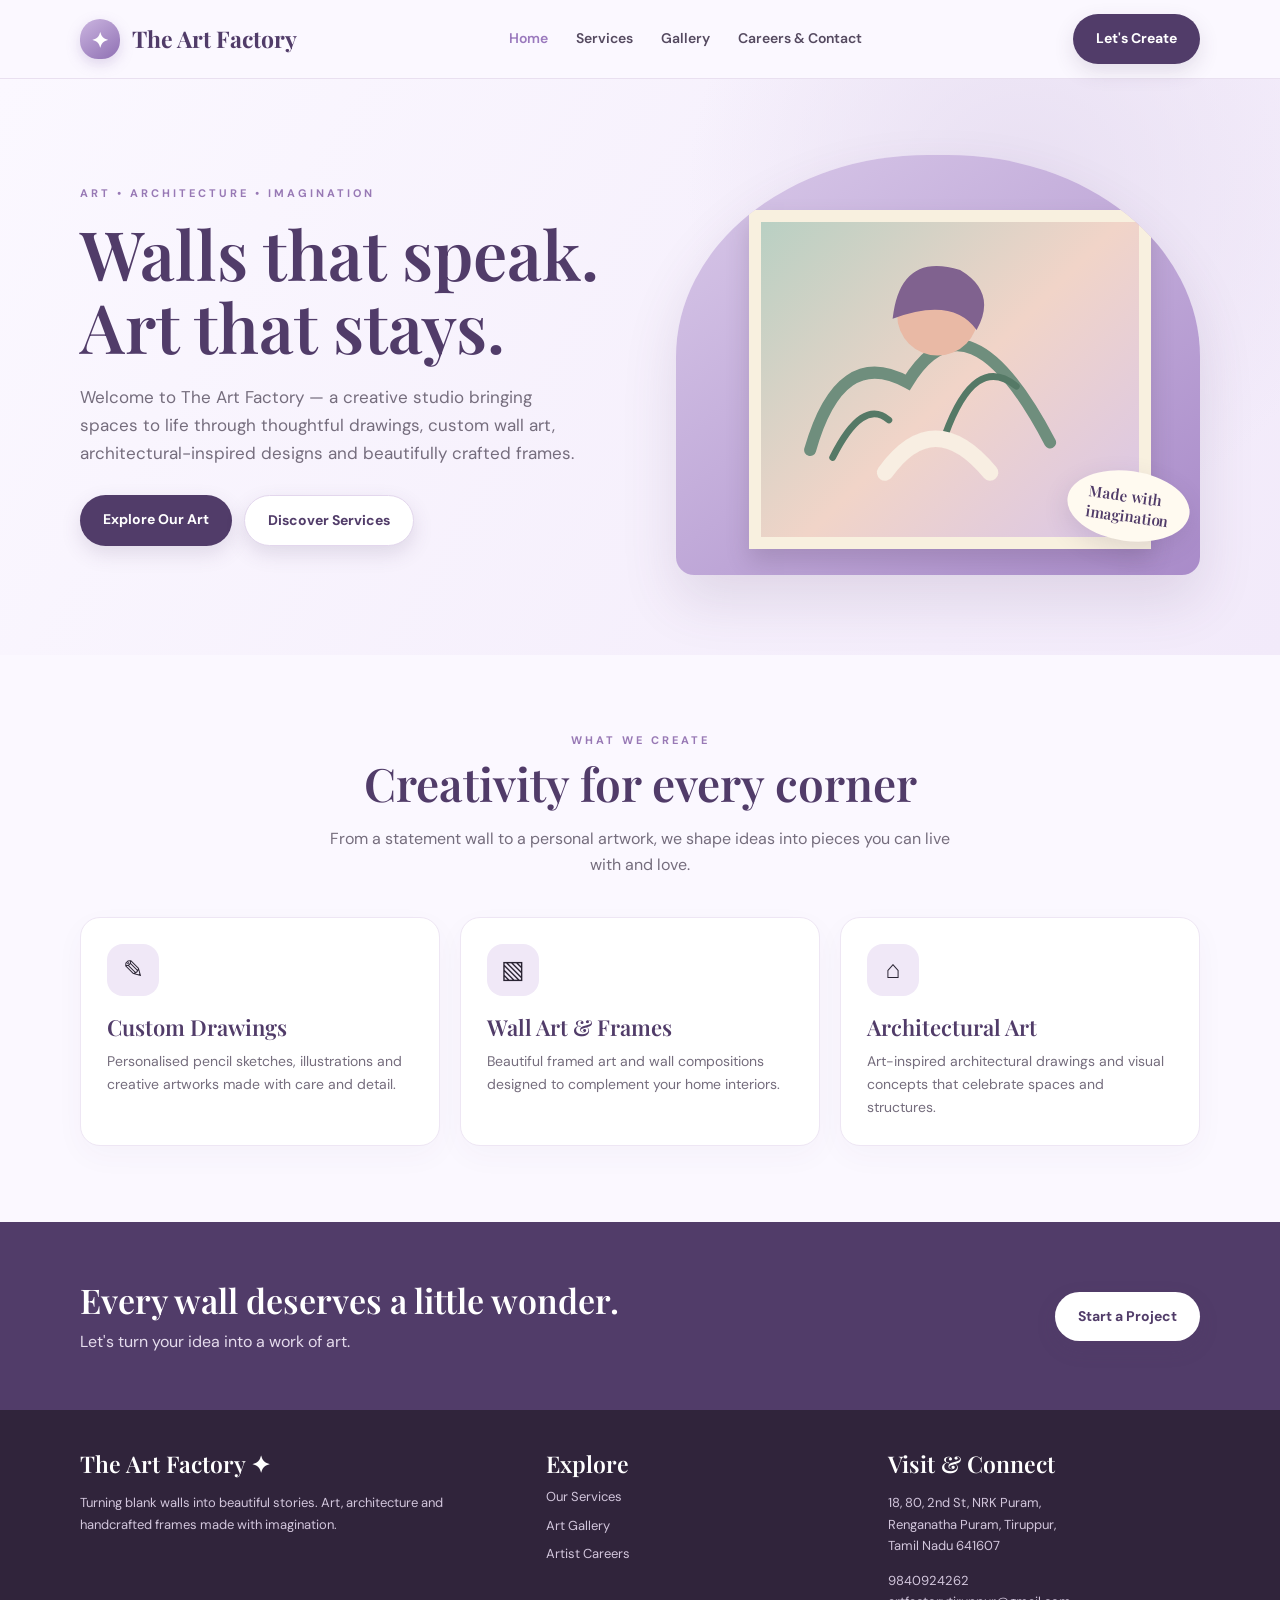
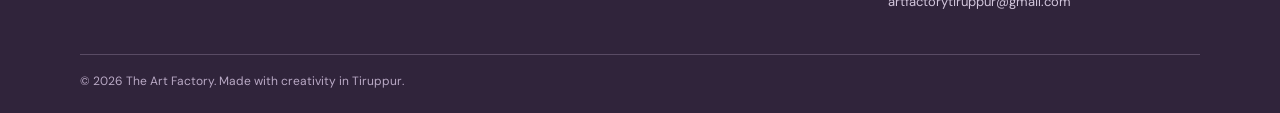
<file: index.html>
<!doctype html>
<html lang="en"><head><meta charset="utf-8"><meta name="viewport" content="width=device-width, initial-scale=1"><meta name="description" content="The Art Factory - custom wall art, architectural drawings, frames and creative artwork in Tiruppur."><title>Home | The Art Factory</title><link rel="stylesheet" href="assets/style.css"></head><body>
<header><div class="wrap nav"><a class="brand" href="index.html"><span class="mark">✦</span> The Art Factory</a><button class="menu" aria-label="Open menu">☰</button><nav class="links"><a class="active" href="index.html">Home</a><a class="" href="services.html">Services</a><a class="" href="gallery.html">Gallery</a><a class="" href="contact.html">Careers & Contact</a></nav><a class="btn" href="contact.html">Let's Create</a></div></header>

<main><section class="hero"><div class="wrap hero-grid"><div><div class="eyebrow">Art • Architecture • Imagination</div><h1>Walls that speak.<br>Art that stays.</h1><p>Welcome to The Art Factory — a creative studio bringing spaces to life through thoughtful drawings, custom wall art, architectural-inspired designs and beautifully crafted frames.</p><div class="actions"><a class="btn" href="gallery.html">Explore Our Art</a><a class="btn light" href="services.html">Discover Services</a></div></div><div class="art-frame"><svg viewBox="0 0 500 420" xmlns="http://www.w3.org/2000/svg"><path d="M80 320 Q120 180 210 230 Q290 100 400 310" fill="none" stroke="#6f8e7d" stroke-width="16" stroke-linecap="round"/><path d="M110 330 Q150 250 185 280 M260 300 Q300 190 355 235" fill="none" stroke="#557966" stroke-width="9" stroke-linecap="round"/><circle cx="250" cy="140" r="54" fill="#e9b9a5"/><path d="M190 145 Q200 55 280 80 Q330 110 302 160 Q270 115 190 145" fill="#80628f"/><path d="M180 350 Q245 260 320 350" fill="none" stroke="#f8eee2" stroke-width="22" stroke-linecap="round"/></svg><div class="stamp">Made with<br>imagination</div></div></div></section>
<section class="section"><div class="wrap"><div class="section-head"><div class="eyebrow">What we create</div><h2>Creativity for every corner</h2><p>From a statement wall to a personal artwork, we shape ideas into pieces you can live with and love.</p></div><div class="cards"><article class="card"><div class="icon">✎</div><h3>Custom Drawings</h3><p>Personalised pencil sketches, illustrations and creative artworks made with care and detail.</p></article><article class="card"><div class="icon">▧</div><h3>Wall Art & Frames</h3><p>Beautiful framed art and wall compositions designed to complement your home interiors.</p></article><article class="card"><div class="icon">⌂</div><h3>Architectural Art</h3><p>Art-inspired architectural drawings and visual concepts that celebrate spaces and structures.</p></article></div></div></section>
<section class="band"><div class="wrap band-inner"><div><h2>Every wall deserves a little wonder.</h2><p>Let's turn your idea into a work of art.</p></div><a class="btn" href="contact.html">Start a Project</a></div></section></main>
<footer><div class="wrap"><div class="footer-grid"><div><div class="footer-title">The Art Factory ✦</div><p>Turning blank walls into beautiful stories. Art, architecture and handcrafted frames made with imagination.</p></div><div><div class="footer-title">Explore</div><a href="services.html">Our Services</a><a href="gallery.html">Art Gallery</a><a href="contact.html">Artist Careers</a></div><div><div class="footer-title">Visit & Connect</div><p>18, 80, 2nd St, NRK Puram,<br>Renganatha Puram, Tiruppur,<br>Tamil Nadu 641607</p><p>9840924262<br>artfactorytiruppur@gmail.com</p></div></div><div class="copyright">© 2026 The Art Factory. Made with creativity in Tiruppur.</div></div></footer><script src="assets/script.js"></script></body></html>
</file>
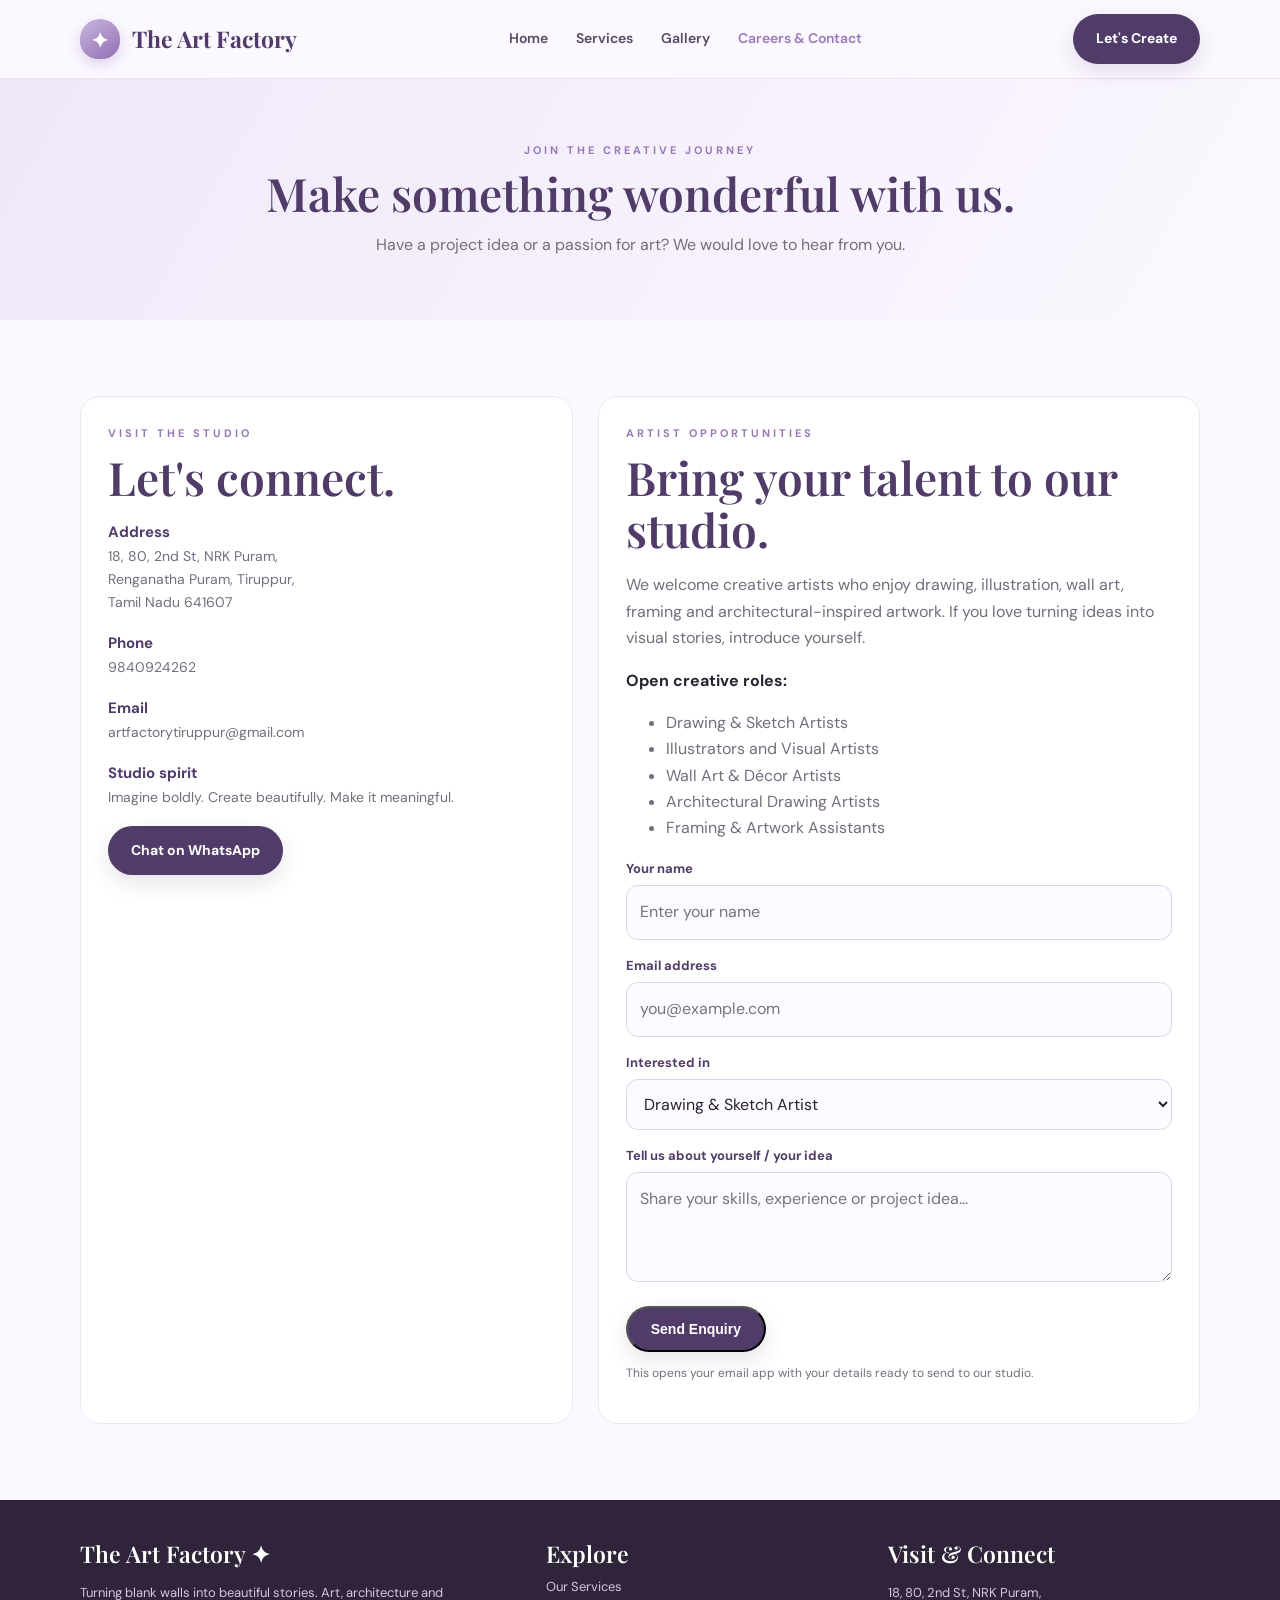
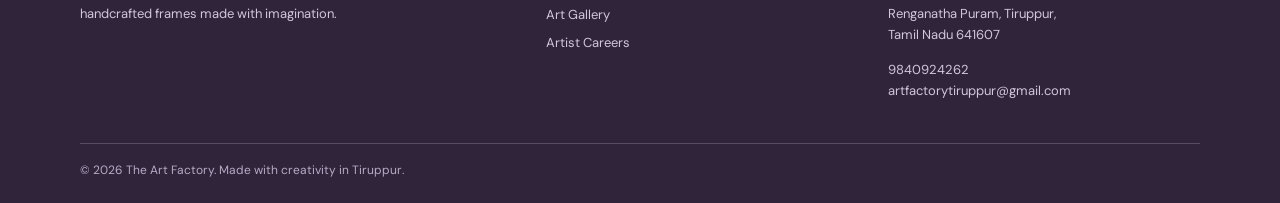
<file: contact.html>
<!doctype html>
<html lang="en"><head><meta charset="utf-8"><meta name="viewport" content="width=device-width, initial-scale=1"><meta name="description" content="The Art Factory - custom wall art, architectural drawings, frames and creative artwork in Tiruppur."><title>Careers & Contact | The Art Factory</title><link rel="stylesheet" href="assets/style.css"></head><body>
<header><div class="wrap nav"><a class="brand" href="index.html"><span class="mark">✦</span> The Art Factory</a><button class="menu" aria-label="Open menu">☰</button><nav class="links"><a class="" href="index.html">Home</a><a class="" href="services.html">Services</a><a class="" href="gallery.html">Gallery</a><a class="active" href="contact.html">Careers & Contact</a></nav><a class="btn" href="contact.html">Let's Create</a></div></header>

<main><section class="page-hero"><div class="wrap"><div class="eyebrow">Join the creative journey</div><h1>Make something wonderful with us.</h1><p>Have a project idea or a passion for art? We would love to hear from you.</p></div></section>
<section class="section"><div class="wrap"><div class="contact-grid"><div class="contact-box"><div class="eyebrow">Visit the studio</div><h2>Let's connect.</h2><div class="contact-line"><strong>Address</strong>18, 80, 2nd St, NRK Puram,<br>Renganatha Puram, Tiruppur,<br>Tamil Nadu 641607</div><div class="contact-line"><strong>Phone</strong><a href="tel:9840924262">9840924262</a></div><div class="contact-line"><strong>Email</strong><a href="mailto:artfactorytiruppur@gmail.com">artfactorytiruppur@gmail.com</a></div><div class="contact-line"><strong>Studio spirit</strong>Imagine boldly. Create beautifully. Make it meaningful.</div><a class="btn" href="https://wa.me/917598313164" target="_blank" rel="noopener">Chat on WhatsApp</a></div>
<div class="contact-box"><div class="eyebrow">Artist opportunities</div><h2>Bring your talent to our studio.</h2><p class="muted">We welcome creative artists who enjoy drawing, illustration, wall art, framing and architectural-inspired artwork. If you love turning ideas into visual stories, introduce yourself.</p><p><strong>Open creative roles:</strong></p><ul class="muted"><li>Drawing & Sketch Artists</li><li>Illustrators and Visual Artists</li><li>Wall Art & Décor Artists</li><li>Architectural Drawing Artists</li><li>Framing & Artwork Assistants</li></ul>
<form id="artistForm"><div class="form-row"><label for="name">Your name</label><input id="name" name="name" required placeholder="Enter your name"></div><div class="form-row"><label for="email">Email address</label><input id="email" name="email" type="email" required placeholder="you@example.com"></div><div class="form-row"><label for="role">Interested in</label><select id="role" name="role"><option>Drawing & Sketch Artist</option><option>Illustrator / Visual Artist</option><option>Wall Art & Décor Artist</option><option>Architectural Drawing Artist</option><option>Framing Assistant</option><option>Custom Art Project</option></select></div><div class="form-row"><label for="message">Tell us about yourself / your idea</label><textarea id="message" name="message" placeholder="Share your skills, experience or project idea..."></textarea></div><button class="btn" type="submit">Send Enquiry</button><p class="form-note">This opens your email app with your details ready to send to our studio.</p></form></div></div></div></section></main>
<footer><div class="wrap"><div class="footer-grid"><div><div class="footer-title">The Art Factory ✦</div><p>Turning blank walls into beautiful stories. Art, architecture and handcrafted frames made with imagination.</p></div><div><div class="footer-title">Explore</div><a href="services.html">Our Services</a><a href="gallery.html">Art Gallery</a><a href="contact.html">Artist Careers</a></div><div><div class="footer-title">Visit & Connect</div><p>18, 80, 2nd St, NRK Puram,<br>Renganatha Puram, Tiruppur,<br>Tamil Nadu 641607</p><p>9840924262<br>artfactorytiruppur@gmail.com</p></div></div><div class="copyright">© 2026 The Art Factory. Made with creativity in Tiruppur.</div></div></footer><script src="assets/script.js"></script></body></html>
</file>
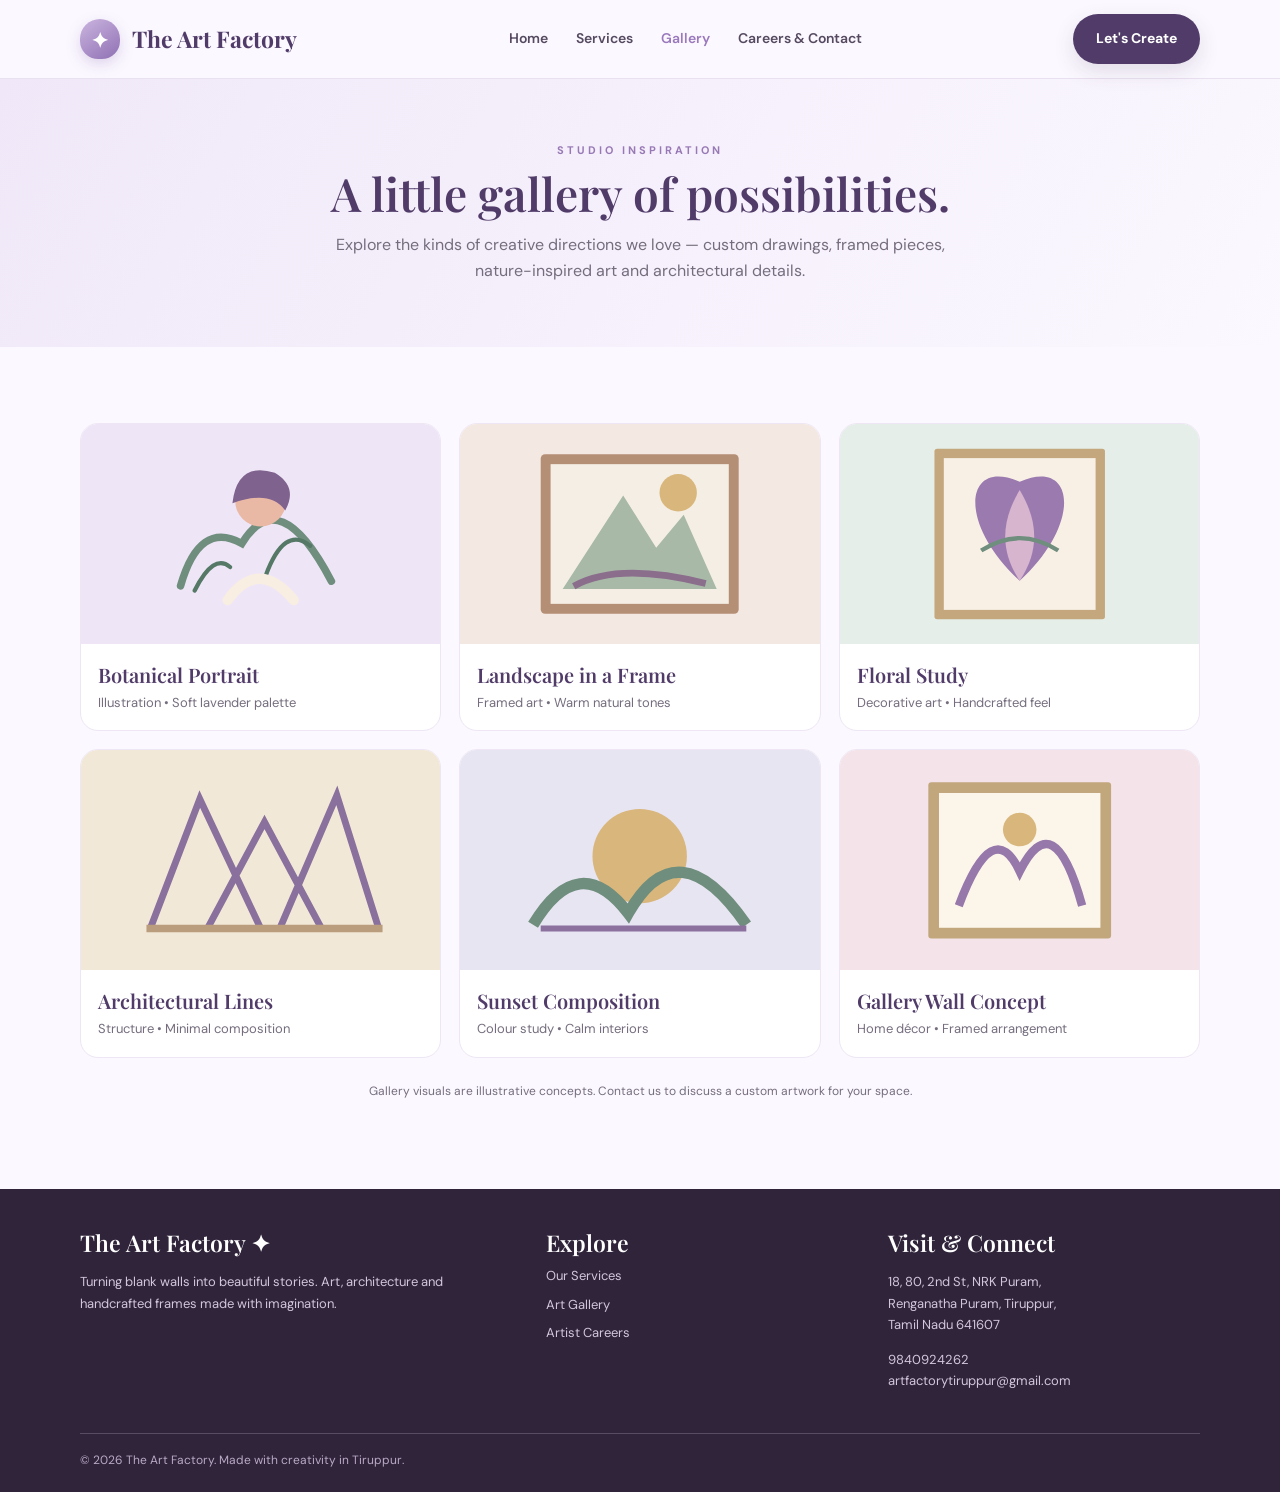
<file: gallery.html>
<!doctype html>
<html lang="en"><head><meta charset="utf-8"><meta name="viewport" content="width=device-width, initial-scale=1"><meta name="description" content="The Art Factory - custom wall art, architectural drawings, frames and creative artwork in Tiruppur."><title>Gallery | The Art Factory</title><link rel="stylesheet" href="assets/style.css"></head><body>
<header><div class="wrap nav"><a class="brand" href="index.html"><span class="mark">✦</span> The Art Factory</a><button class="menu" aria-label="Open menu">☰</button><nav class="links"><a class="" href="index.html">Home</a><a class="" href="services.html">Services</a><a class="active" href="gallery.html">Gallery</a><a class="" href="contact.html">Careers & Contact</a></nav><a class="btn" href="contact.html">Let's Create</a></div></header>

<main><section class="page-hero"><div class="wrap"><div class="eyebrow">Studio inspiration</div><h1>A little gallery of possibilities.</h1><p>Explore the kinds of creative directions we love — custom drawings, framed pieces, nature-inspired art and architectural details.</p></div></section>
<section class="section"><div class="wrap"><div class="gallery">
<div class="piece"><div class="piece-art"><svg viewBox="0 0 500 420" xmlns="http://www.w3.org/2000/svg"><path d="M80 320 Q120 180 210 230 Q290 100 400 310" fill="none" stroke="#6f8e7d" stroke-width="16" stroke-linecap="round"/><path d="M110 330 Q150 250 185 280 M260 300 Q300 190 355 235" fill="none" stroke="#557966" stroke-width="9" stroke-linecap="round"/><circle cx="250" cy="140" r="54" fill="#e9b9a5"/><path d="M190 145 Q200 55 280 80 Q330 110 302 160 Q270 115 190 145" fill="#80628f"/><path d="M180 350 Q245 260 320 350" fill="none" stroke="#f8eee2" stroke-width="22" stroke-linecap="round"/></svg></div><div class="piece-info"><h3>Botanical Portrait</h3><p>Illustration • Soft lavender palette</p></div></div>
<div class="piece"><div class="piece-art"><svg viewBox="0 0 500 360" xmlns="http://www.w3.org/2000/svg"><rect x="70" y="35" width="360" height="290" rx="8" fill="#b58f75"/><rect x="88" y="53" width="324" height="254" fill="#f5eee4"/><path d="M110 280 L220 110 L280 205 L330 145 L390 280Z" fill="#a8b9a8"/><circle cx="320" cy="105" r="34" fill="#d9b77c"/><path d="M130 275 Q210 230 370 270" stroke="#8b6e8c" stroke-width="12" fill="none"/></svg></div><div class="piece-info"><h3>Landscape in a Frame</h3><p>Framed art • Warm natural tones</p></div></div>
<div class="piece"><div class="piece-art"><svg viewBox="0 0 500 360" xmlns="http://www.w3.org/2000/svg"><rect x="95" y="25" width="310" height="310" rx="5" fill="#c4a77c"/><rect x="112" y="42" width="276" height="276" fill="#f8f0e5"/><path d="M250 85 C150 40 135 160 250 265 C365 160 350 40 250 85Z" fill="#9b7ab0"/><path d="M250 100 C220 150 210 205 250 265 C290 205 280 150 250 100Z" fill="#d7b5ce"/><path d="M180 210 Q250 165 320 210" stroke="#6f8e7d" stroke-width="8" fill="none"/></svg></div><div class="piece-info"><h3>Floral Study</h3><p>Decorative art • Handcrafted feel</p></div></div>
<div class="piece"><div class="piece-art"><svg viewBox="0 0 400 260"><path d="M55 220 L120 50 L200 220 M130 220 L205 80 L280 220 M225 220 L300 45 L355 220" fill="none" stroke="#8a719d" stroke-width="9"/><path d="M50 220 H360" stroke="#b99d7c" stroke-width="10"/></svg></div><div class="piece-info"><h3>Architectural Lines</h3><p>Structure • Minimal composition</p></div></div>
<div class="piece"><div class="piece-art"><svg viewBox="0 0 400 260"><circle cx="200" cy="125" r="62" fill="#d9b77c"/><path d="M60 215 Q120 115 185 200 Q250 85 340 215" fill="none" stroke="#6f8e7d" stroke-width="15"/><path d="M70 220 H340" stroke="#8c719f" stroke-width="8"/></svg></div><div class="piece-info"><h3>Sunset Composition</h3><p>Colour study • Calm interiors</p></div></div>
<div class="piece"><div class="piece-art"><svg viewBox="0 0 400 260"><rect x="80" y="28" width="240" height="205" rx="4" fill="#c2a77d"/><rect x="94" y="42" width="212" height="177" fill="#fbf5ea"/><path d="M120 190 Q165 70 200 145 Q245 55 282 190" fill="none" stroke="#9678aa" stroke-width="11"/><circle cx="200" cy="90" r="22" fill="#d9b77c"/></svg></div><div class="piece-info"><h3>Gallery Wall Concept</h3><p>Home décor • Framed arrangement</p></div></div>
</div><p class="form-note" style="text-align:center;margin-top:24px">Gallery visuals are illustrative concepts. Contact us to discuss a custom artwork for your space.</p></div></section></main>
<footer><div class="wrap"><div class="footer-grid"><div><div class="footer-title">The Art Factory ✦</div><p>Turning blank walls into beautiful stories. Art, architecture and handcrafted frames made with imagination.</p></div><div><div class="footer-title">Explore</div><a href="services.html">Our Services</a><a href="gallery.html">Art Gallery</a><a href="contact.html">Artist Careers</a></div><div><div class="footer-title">Visit & Connect</div><p>18, 80, 2nd St, NRK Puram,<br>Renganatha Puram, Tiruppur,<br>Tamil Nadu 641607</p><p>9840924262<br>artfactorytiruppur@gmail.com</p></div></div><div class="copyright">© 2026 The Art Factory. Made with creativity in Tiruppur.</div></div></footer><script src="assets/script.js"></script></body></html>
</file>
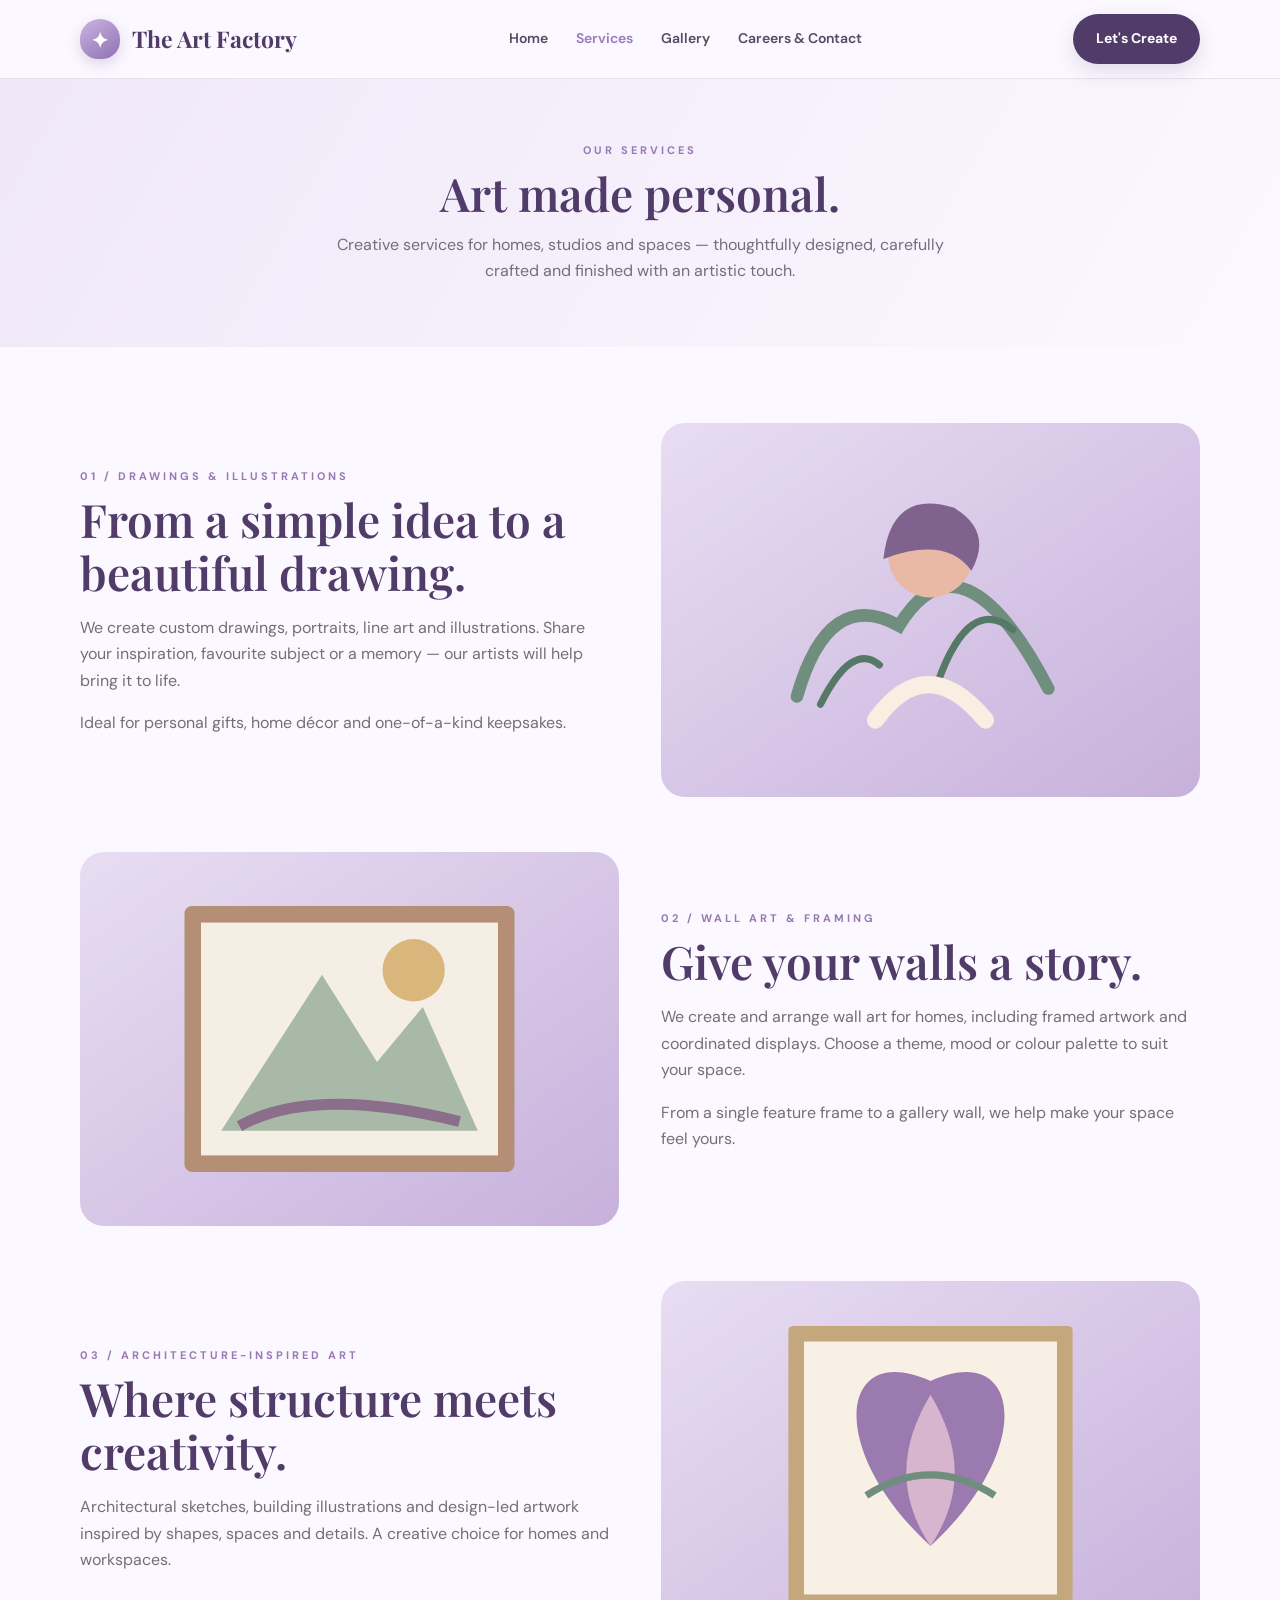
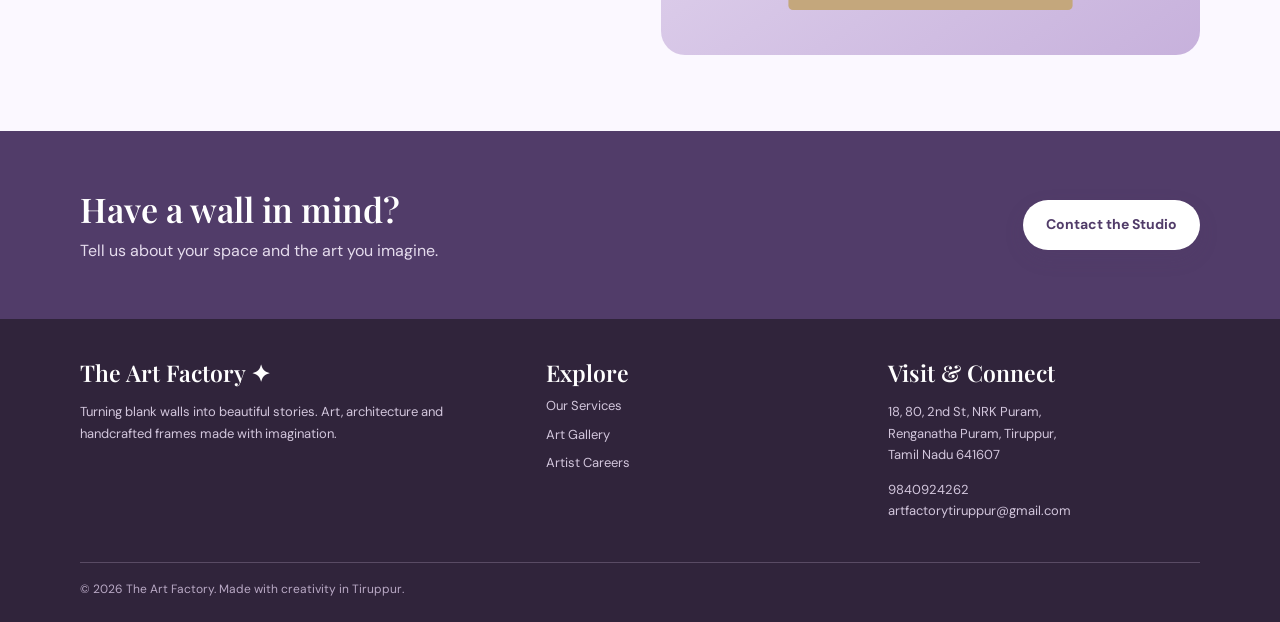
<file: services.html>
<!doctype html>
<html lang="en"><head><meta charset="utf-8"><meta name="viewport" content="width=device-width, initial-scale=1"><meta name="description" content="The Art Factory - custom wall art, architectural drawings, frames and creative artwork in Tiruppur."><title>Services | The Art Factory</title><link rel="stylesheet" href="assets/style.css"></head><body>
<header><div class="wrap nav"><a class="brand" href="index.html"><span class="mark">✦</span> The Art Factory</a><button class="menu" aria-label="Open menu">☰</button><nav class="links"><a class="" href="index.html">Home</a><a class="active" href="services.html">Services</a><a class="" href="gallery.html">Gallery</a><a class="" href="contact.html">Careers & Contact</a></nav><a class="btn" href="contact.html">Let's Create</a></div></header>

<main><section class="page-hero"><div class="wrap"><div class="eyebrow">Our services</div><h1>Art made personal.</h1><p>Creative services for homes, studios and spaces — thoughtfully designed, carefully crafted and finished with an artistic touch.</p></div></section>
<section class="section"><div class="wrap"><div class="two-col"><div><div class="eyebrow">01 / Drawings & illustrations</div><h2>From a simple idea to a beautiful drawing.</h2><p class="muted">We create custom drawings, portraits, line art and illustrations. Share your inspiration, favourite subject or a memory — our artists will help bring it to life.</p><p class="muted">Ideal for personal gifts, home décor and one-of-a-kind keepsakes.</p></div><div class="visual-card"><svg viewBox="0 0 500 420" xmlns="http://www.w3.org/2000/svg"><path d="M80 320 Q120 180 210 230 Q290 100 400 310" fill="none" stroke="#6f8e7d" stroke-width="16" stroke-linecap="round"/><path d="M110 330 Q150 250 185 280 M260 300 Q300 190 355 235" fill="none" stroke="#557966" stroke-width="9" stroke-linecap="round"/><circle cx="250" cy="140" r="54" fill="#e9b9a5"/><path d="M190 145 Q200 55 280 80 Q330 110 302 160 Q270 115 190 145" fill="#80628f"/><path d="M180 350 Q245 260 320 350" fill="none" stroke="#f8eee2" stroke-width="22" stroke-linecap="round"/></svg></div></div><div class="two-col" style="margin-top:55px"><div class="visual-card"><svg viewBox="0 0 500 360" xmlns="http://www.w3.org/2000/svg"><rect x="70" y="35" width="360" height="290" rx="8" fill="#b58f75"/><rect x="88" y="53" width="324" height="254" fill="#f5eee4"/><path d="M110 280 L220 110 L280 205 L330 145 L390 280Z" fill="#a8b9a8"/><circle cx="320" cy="105" r="34" fill="#d9b77c"/><path d="M130 275 Q210 230 370 270" stroke="#8b6e8c" stroke-width="12" fill="none"/></svg></div><div><div class="eyebrow">02 / Wall art & framing</div><h2>Give your walls a story.</h2><p class="muted">We create and arrange wall art for homes, including framed artwork and coordinated displays. Choose a theme, mood or colour palette to suit your space.</p><p class="muted">From a single feature frame to a gallery wall, we help make your space feel yours.</p></div></div><div class="two-col" style="margin-top:55px"><div><div class="eyebrow">03 / Architecture-inspired art</div><h2>Where structure meets creativity.</h2><p class="muted">Architectural sketches, building illustrations and design-led artwork inspired by shapes, spaces and details. A creative choice for homes and workspaces.</p></div><div class="visual-card"><svg viewBox="0 0 500 360" xmlns="http://www.w3.org/2000/svg"><rect x="95" y="25" width="310" height="310" rx="5" fill="#c4a77c"/><rect x="112" y="42" width="276" height="276" fill="#f8f0e5"/><path d="M250 85 C150 40 135 160 250 265 C365 160 350 40 250 85Z" fill="#9b7ab0"/><path d="M250 100 C220 150 210 205 250 265 C290 205 280 150 250 100Z" fill="#d7b5ce"/><path d="M180 210 Q250 165 320 210" stroke="#6f8e7d" stroke-width="8" fill="none"/></svg></div></div></div></section>
<section class="band"><div class="wrap band-inner"><div><h2>Have a wall in mind?</h2><p>Tell us about your space and the art you imagine.</p></div><a class="btn" href="contact.html">Contact the Studio</a></div></section></main>
<footer><div class="wrap"><div class="footer-grid"><div><div class="footer-title">The Art Factory ✦</div><p>Turning blank walls into beautiful stories. Art, architecture and handcrafted frames made with imagination.</p></div><div><div class="footer-title">Explore</div><a href="services.html">Our Services</a><a href="gallery.html">Art Gallery</a><a href="contact.html">Artist Careers</a></div><div><div class="footer-title">Visit & Connect</div><p>18, 80, 2nd St, NRK Puram,<br>Renganatha Puram, Tiruppur,<br>Tamil Nadu 641607</p><p>9840924262<br>artfactorytiruppur@gmail.com</p></div></div><div class="copyright">© 2026 The Art Factory. Made with creativity in Tiruppur.</div></div></footer><script src="assets/script.js"></script></body></html>
</file>
<file: assets/style.css>
@import url('https://fonts.googleapis.com/css2?family=DM+Sans:wght@400;500;600;700&family=Playfair+Display:wght@500;600;700&display=swap');
:root{--lav:#a88bc8;--deep:#513c69;--ink:#292332;--muted:#756d7d;--cream:#fbf8ff;--pale:#eee5f7;--gold:#d8b979}
*{box-sizing:border-box}html{scroll-behavior:smooth}body{margin:0;background:var(--cream);color:var(--ink);font-family:'DM Sans',sans-serif;line-height:1.65}a{color:inherit;text-decoration:none}.wrap{width:min(1120px,90%);margin:auto}
header{position:sticky;top:0;z-index:10;background:#fbf8fff0;backdrop-filter:blur(12px);border-bottom:1px solid #e9e0f0}.nav{height:78px;display:flex;align-items:center;justify-content:space-between}.brand{display:flex;align-items:center;gap:12px;font-family:'Playfair Display',serif;font-size:23px;color:var(--deep);font-weight:700}.mark{width:40px;height:40px;border-radius:50% 50% 45% 45%;background:linear-gradient(145deg,#cbb5e0,#8f70b3);display:grid;place-items:center;color:white;font-size:21px;box-shadow:0 5px 14px #8f70b344}.links{display:flex;gap:28px;align-items:center;font-size:14px;font-weight:600;color:#554a60}.links a:hover,.links a.active{color:#9a79bd}.menu{display:none;border:0;background:none;font-size:26px;color:var(--deep)}
.btn{display:inline-block;background:var(--deep);color:white;padding:13px 23px;border-radius:999px;font-weight:700;font-size:14px;box-shadow:0 8px 20px #513c6925;transition:.2s}.btn:hover{transform:translateY(-2px);background:#6a4e86}.btn.light{background:white;color:var(--deep);border:1px solid #e3d7ed}.eyebrow{text-transform:uppercase;letter-spacing:3px;font-size:11px;font-weight:700;color:#9879b5}.hero{padding:76px 0 80px;background:radial-gradient(circle at 80% 20%,#e8dff2 0,transparent 30%),linear-gradient(120deg,#fbf8ff,#f2eafa)}.hero-grid{display:grid;grid-template-columns:1.02fr .98fr;gap:50px;align-items:center}.hero h1{font:600 clamp(42px,5.6vw,68px)/1.08 'Playfair Display',serif;color:var(--deep);margin:14px 0 20px}.hero p{color:var(--muted);max-width:510px;font-size:17px}.actions{display:flex;gap:12px;flex-wrap:wrap;margin-top:28px}.art-frame{position:relative;min-height:420px;border-radius:48% 48% 18px 18px;background:linear-gradient(145deg,#d9c9e9,#a98bc9);overflow:hidden;box-shadow:0 25px 55px #59416c24}.art-frame:before{content:"";position:absolute;width:72%;height:75%;left:14%;top:13%;border:12px solid #f8f0df;background:linear-gradient(135deg,#b9d0c3,#f1d4c8 52%,#d9c6e8);box-shadow:0 12px 22px #4c365533}.art-frame svg{position:absolute;width:75%;height:75%;left:12.5%;top:13%;z-index:1}.stamp{position:absolute;right:2%;bottom:8%;background:#fffaf0;padding:15px 20px;border-radius:50%;font:600 15px 'Playfair Display';color:var(--deep);transform:rotate(8deg);box-shadow:0 8px 25px #513c6925}
.section{padding:76px 0}.section-head{text-align:center;max-width:650px;margin:0 auto 38px}.section h2,.page-hero h1{font:600 clamp(32px,4vw,46px)/1.15 'Playfair Display',serif;color:var(--deep);margin:8px 0 12px}.section-head p,.muted{color:var(--muted)}.cards{display:grid;grid-template-columns:repeat(3,1fr);gap:20px}.card{background:white;border:1px solid #eee6f4;border-radius:20px;padding:26px;box-shadow:0 10px 30px #50396709}.card .icon{width:52px;height:52px;border-radius:16px;background:#f0e8f7;display:grid;place-items:center;font-size:25px;margin-bottom:16px}.card h3{font:600 22px 'Playfair Display';color:var(--deep);margin:0 0 8px}.card p{color:var(--muted);font-size:14px;margin:0}.band{background:var(--deep);color:white;padding:55px 0}.band-inner{display:flex;justify-content:space-between;align-items:center;gap:25px}.band h2{font:600 34px 'Playfair Display';margin:0}.band p{color:#e5dced;margin:6px 0 0}.band .btn{background:#fff;color:var(--deep)}
.page-hero{padding:62px 0;background:linear-gradient(120deg,#f0e8f8,#fbf8ff);text-align:center}.page-hero p{max-width:650px;margin:0 auto;color:var(--muted)}.two-col{display:grid;grid-template-columns:1fr 1fr;gap:42px;align-items:center}.visual-card{background:linear-gradient(145deg,#e8ddf2,#c7b1dc);border-radius:24px;padding:22px;min-height:300px;display:grid;place-items:center}.visual-card svg{width:100%;max-height:330px}.gallery{display:grid;grid-template-columns:repeat(3,1fr);gap:18px}.piece{border-radius:18px;overflow:hidden;background:white;border:1px solid #eee6f4}.piece-art{height:220px;display:grid;place-items:center;background:#eee5f7}.piece-art svg{width:90%;height:90%}.piece:nth-child(2) .piece-art{background:#f4e9e2}.piece:nth-child(3) .piece-art{background:#e5eee9}.piece:nth-child(4) .piece-art{background:#f2e8d8}.piece:nth-child(5) .piece-art{background:#e8e5f3}.piece:nth-child(6) .piece-art{background:#f4e3e9}.piece-info{padding:17px}.piece-info h3{margin:0;color:var(--deep);font:600 20px 'Playfair Display'}.piece-info p{margin:4px 0 0;color:var(--muted);font-size:13px}
.contact-grid{display:grid;grid-template-columns:.9fr 1.1fr;gap:25px}.contact-box{background:white;border:1px solid #eee6f4;border-radius:20px;padding:27px}.contact-line{margin:17px 0;color:var(--muted);font-size:14px}.contact-line strong{display:block;color:var(--deep);font-size:15px}.form-row{margin-bottom:15px}.form-row label{display:block;font-size:13px;font-weight:700;color:var(--deep);margin-bottom:6px}.form-row input,.form-row textarea,.form-row select{width:100%;border:1px solid #dfd3e9;border-radius:12px;padding:13px;font:inherit;background:#fdfbff;color:var(--ink)}.form-row textarea{min-height:110px;resize:vertical}.form-note{font-size:12px;color:var(--muted)}
footer{background:#30243b;color:#e9e0ef;padding:38px 0 22px}.footer-grid{display:grid;grid-template-columns:1.4fr 1fr 1fr;gap:30px}.footer-title{font:600 23px 'Playfair Display';color:white}.footer-grid p,.footer-grid a{font-size:13px;color:#d2c6dc}.footer-grid a{display:block;margin:7px 0}.copyright{border-top:1px solid #594b64;margin-top:28px;padding-top:17px;font-size:12px;color:#b9a9c5}
@media(max-width:760px){.links{display:none;position:absolute;top:78px;left:0;right:0;background:#fbf8ff;padding:20px 5%;flex-direction:column;align-items:flex-start;border-bottom:1px solid #e9e0f0}.links.show{display:flex}.menu{display:block}.nav .btn{display:none}.hero{padding:52px 0}.hero-grid,.two-col,.contact-grid{grid-template-columns:1fr}.art-frame{min-height:330px}.cards,.gallery{grid-template-columns:1fr 1fr}.band-inner{display:block}.band .btn{margin-top:20px}.footer-grid{grid-template-columns:1fr 1fr}.footer-grid>div:first-child{grid-column:1/-1}}
@media(max-width:480px){.cards,.gallery,.footer-grid{grid-template-columns:1fr}.hero h1{font-size:43px}.art-frame{min-height:280px}}
</file>
